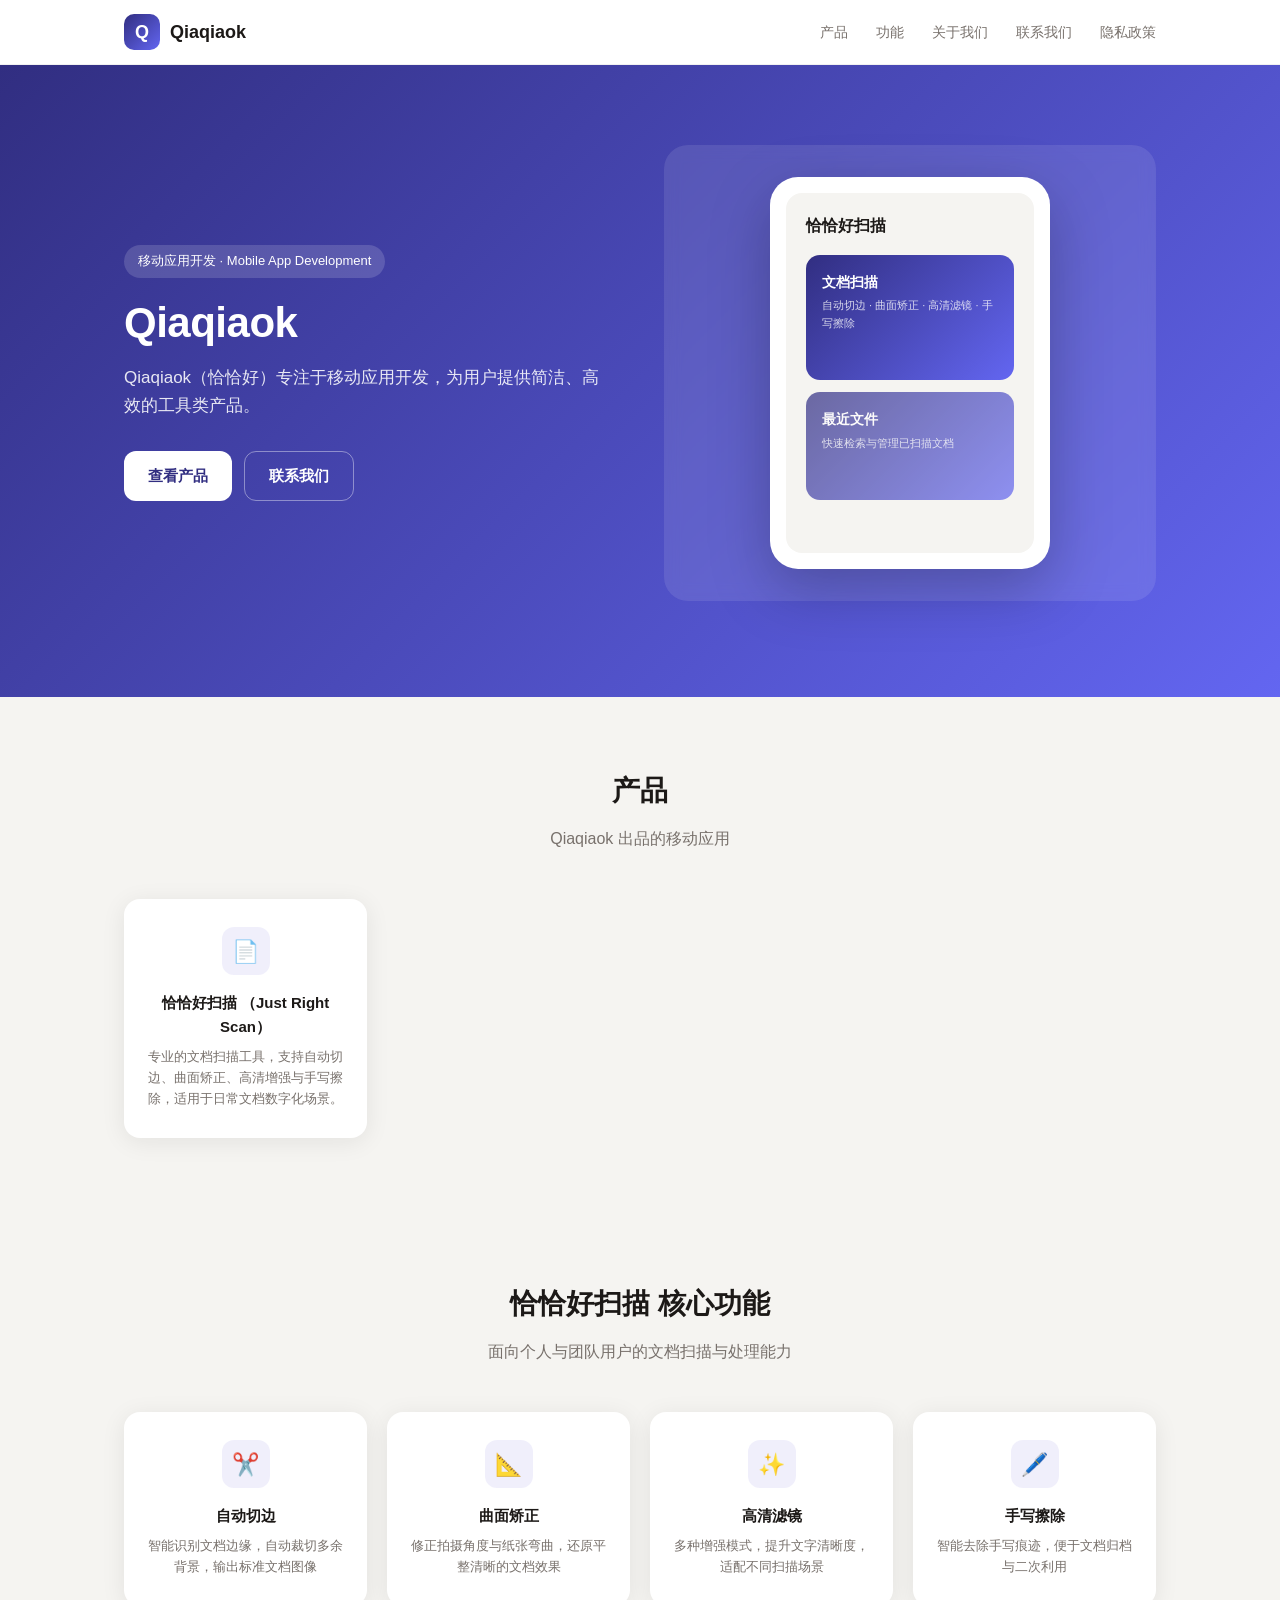
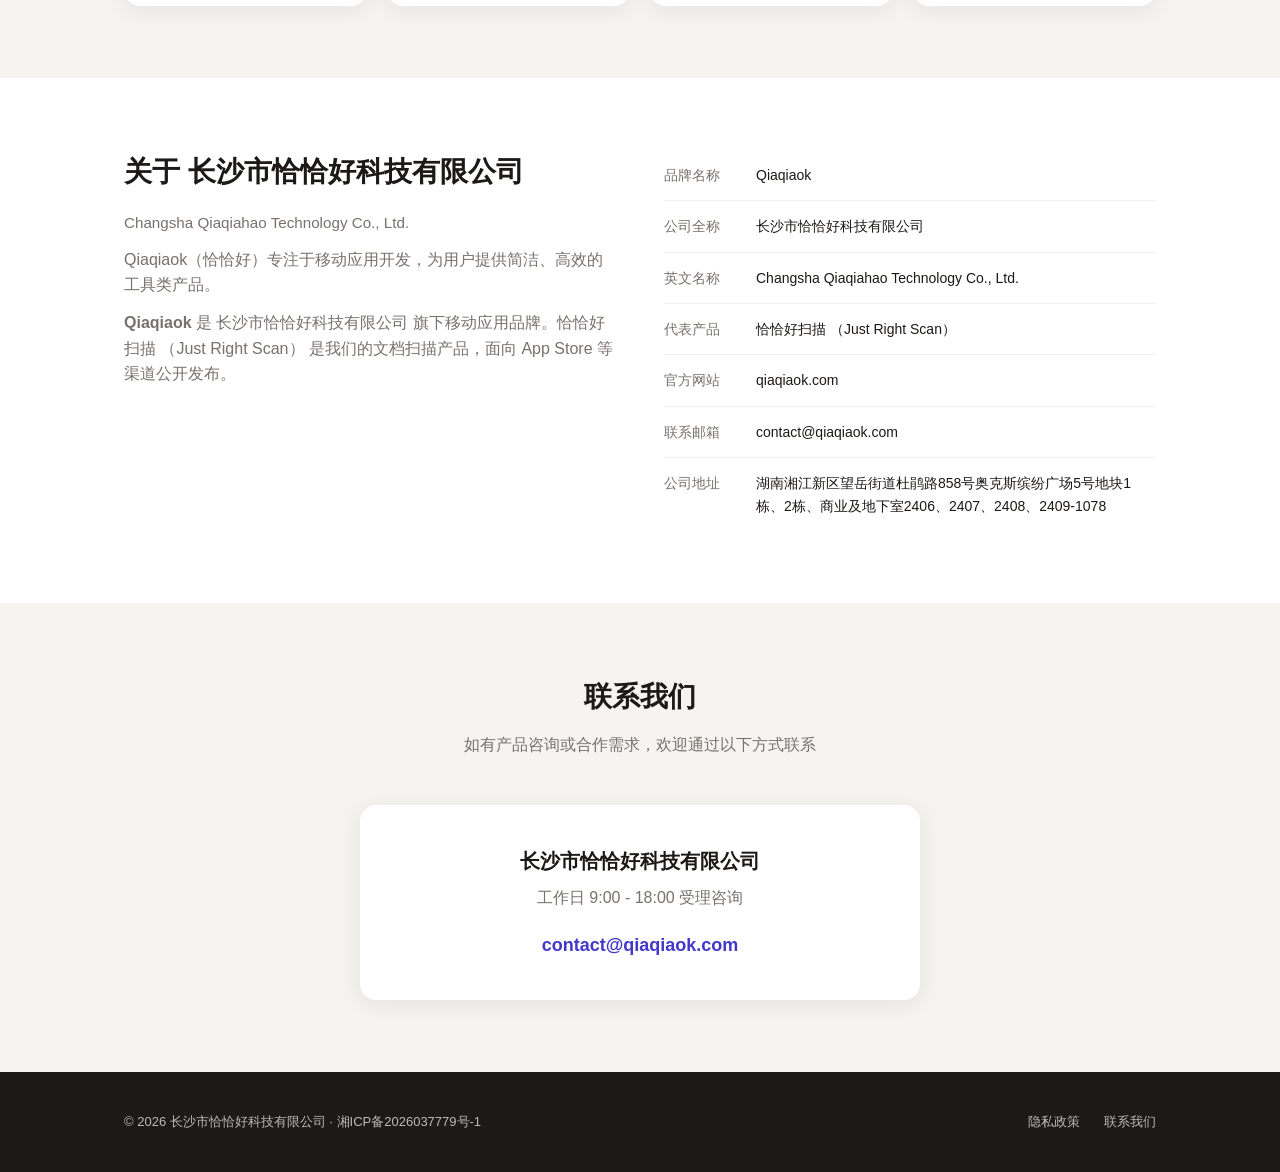
<file: index.html>
<!DOCTYPE html>
<html lang="zh-CN">
<head>
  <meta charset="UTF-8">
  <meta name="viewport" content="width=device-width, initial-scale=1.0">
  <meta name="description" content="Qiaqiaok - 长沙市恰恰好科技有限公司 旗下移动应用品牌，出品 恰恰好扫描 等工具类应用。">
  <title>Qiaqiaok - 长沙市恰恰好科技有限公司</title>
  <link rel="stylesheet" href="css/style.css">
</head>
<body>
  <header class="site-header">
    <div class="container">
      <a href="index.html" class="logo">
        <span class="logo-icon">Q</span>
        <span>Qiaqiaok</span>
      </a>
      <nav>
        <ul class="nav-links">
          <li><a href="#products">产品</a></li>
          <li><a href="#features">功能</a></li>
          <li><a href="#about">关于我们</a></li>
          <li><a href="#contact">联系我们</a></li>
          <li><a href="privacy.html">隐私政策</a></li>
        </ul>
      </nav>
    </div>
  </header>

  <section class="hero">
    <div class="container">
      <div>
        <span class="hero-badge">移动应用开发 · Mobile App Development</span>
        <h1>Qiaqiaok</h1>
        <p>Qiaqiaok（恰恰好）专注于移动应用开发，为用户提供简洁、高效的工具类产品。</p>
        <div class="hero-actions">
          <a href="#products" class="btn btn-primary">查看产品</a>
          <a href="#contact" class="btn btn-outline">联系我们</a>
        </div>
      </div>
      <div class="hero-visual">
        <div class="phone-mock">
          <div class="phone-screen">
            <div class="app-title">恰恰好扫描</div>
            <div class="feature-card">
              <h3>文档扫描</h3>
              <p>自动切边 · 曲面矫正 · 高清滤镜 · 手写擦除</p>
            </div>
            <div class="feature-card" style="opacity:0.7">
              <h3>最近文件</h3>
              <p>快速检索与管理已扫描文档</p>
            </div>
          </div>
        </div>
      </div>
    </div>
  </section>

  <section id="products">
    <div class="container">
      <h2 class="section-title">产品</h2>
      <p class="section-subtitle">Qiaqiaok 出品的移动应用</p>
      <div class="features-grid">
        <div class="feature-item">
          <div class="feature-icon">📄</div>
          <h3>恰恰好扫描 （Just Right Scan）</h3>
          <p>专业的文档扫描工具，支持自动切边、曲面矫正、高清增强与手写擦除，适用于日常文档数字化场景。</p>
        </div>
      </div>
    </div>
  </section>

  <section id="features">
    <div class="container">
      <h2 class="section-title">恰恰好扫描 核心功能</h2>
      <p class="section-subtitle">面向个人与团队用户的文档扫描与处理能力</p>
      <div class="features-grid">
        <div class="feature-item">
          <div class="feature-icon">✂️</div>
          <h3>自动切边</h3>
          <p>智能识别文档边缘，自动裁切多余背景，输出标准文档图像</p>
        </div>
        <div class="feature-item">
          <div class="feature-icon">📐</div>
          <h3>曲面矫正</h3>
          <p>修正拍摄角度与纸张弯曲，还原平整清晰的文档效果</p>
        </div>
        <div class="feature-item">
          <div class="feature-icon">✨</div>
          <h3>高清滤镜</h3>
          <p>多种增强模式，提升文字清晰度，适配不同扫描场景</p>
        </div>
        <div class="feature-item">
          <div class="feature-icon">🖊️</div>
          <h3>手写擦除</h3>
          <p>智能去除手写痕迹，便于文档归档与二次利用</p>
        </div>
      </div>
    </div>
  </section>

  <section id="about" class="about-section">
    <div class="container about-grid">
      <div>
        <h2>关于 长沙市恰恰好科技有限公司</h2>
        <p class="company-en">Changsha Qiaqiahao Technology Co., Ltd.</p>
        <p>Qiaqiaok（恰恰好）专注于移动应用开发，为用户提供简洁、高效的工具类产品。</p>
        <p><strong>Qiaqiaok</strong> 是 长沙市恰恰好科技有限公司 旗下移动应用品牌。恰恰好扫描 （Just Right Scan） 是我们的文档扫描产品，面向 App Store 等渠道公开发布。</p>
      </div>
      <div>
        <ul class="info-list">
          <li><span class="label">品牌名称</span><span>Qiaqiaok</span></li>
          <li><span class="label">公司全称</span><span>长沙市恰恰好科技有限公司</span></li>
          <li><span class="label">英文名称</span><span>Changsha Qiaqiahao Technology Co., Ltd.</span></li>
          <li><span class="label">代表产品</span><span>恰恰好扫描 （Just Right Scan）</span></li>
          <li><span class="label">官方网站</span><span>qiaqiaok.com</span></li>
          <li><span class="label">联系邮箱</span><span>contact@qiaqiaok.com</span></li>
          
          <li><span class="label">公司地址</span><span>湖南湘江新区望岳街道杜鹃路858号奥克斯缤纷广场5号地块1栋、2栋、商业及地下室2406、2407、2408、2409-1078</span></li>
        </ul>
      </div>
    </div>
  </section>

  <section id="contact">
    <div class="container">
      <h2 class="section-title">联系我们</h2>
      <p class="section-subtitle">如有产品咨询或合作需求，欢迎通过以下方式联系</p>
      <div class="contact-card">
        <h3>长沙市恰恰好科技有限公司</h3>
        <p>工作日 9:00 - 18:00 受理咨询</p>
        <a class="contact-email" href="mailto:contact@qiaqiaok.com">contact@qiaqiaok.com</a>
      </div>
    </div>
  </section>

  <footer class="site-footer">
    <div class="container footer-inner">
      <span>© 2026 长沙市恰恰好科技有限公司 · 湘ICP备2026037779号-1</span>
      <ul class="footer-links">
        <li><a href="privacy.html">隐私政策</a></li>
        <li><a href="#contact">联系我们</a></li>
      </ul>
    </div>
  </footer>
</body>
</html>
</file>
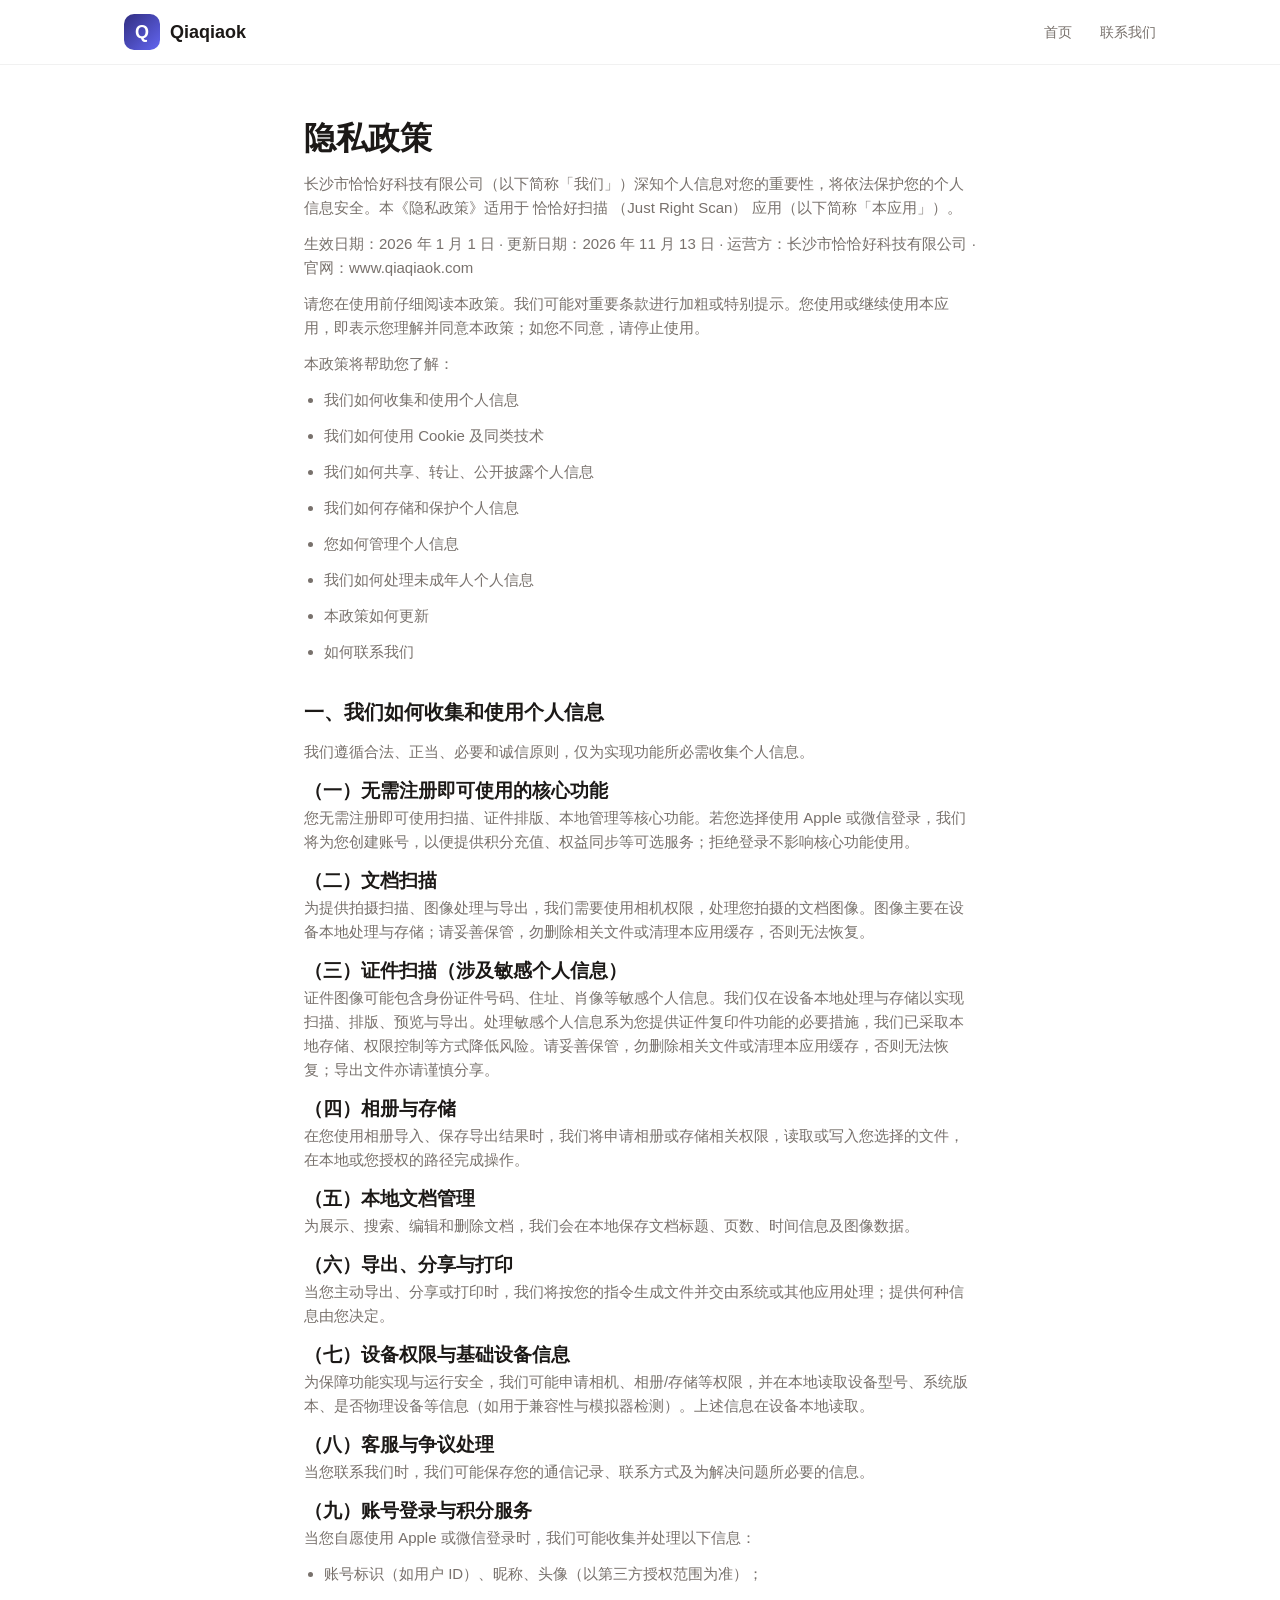
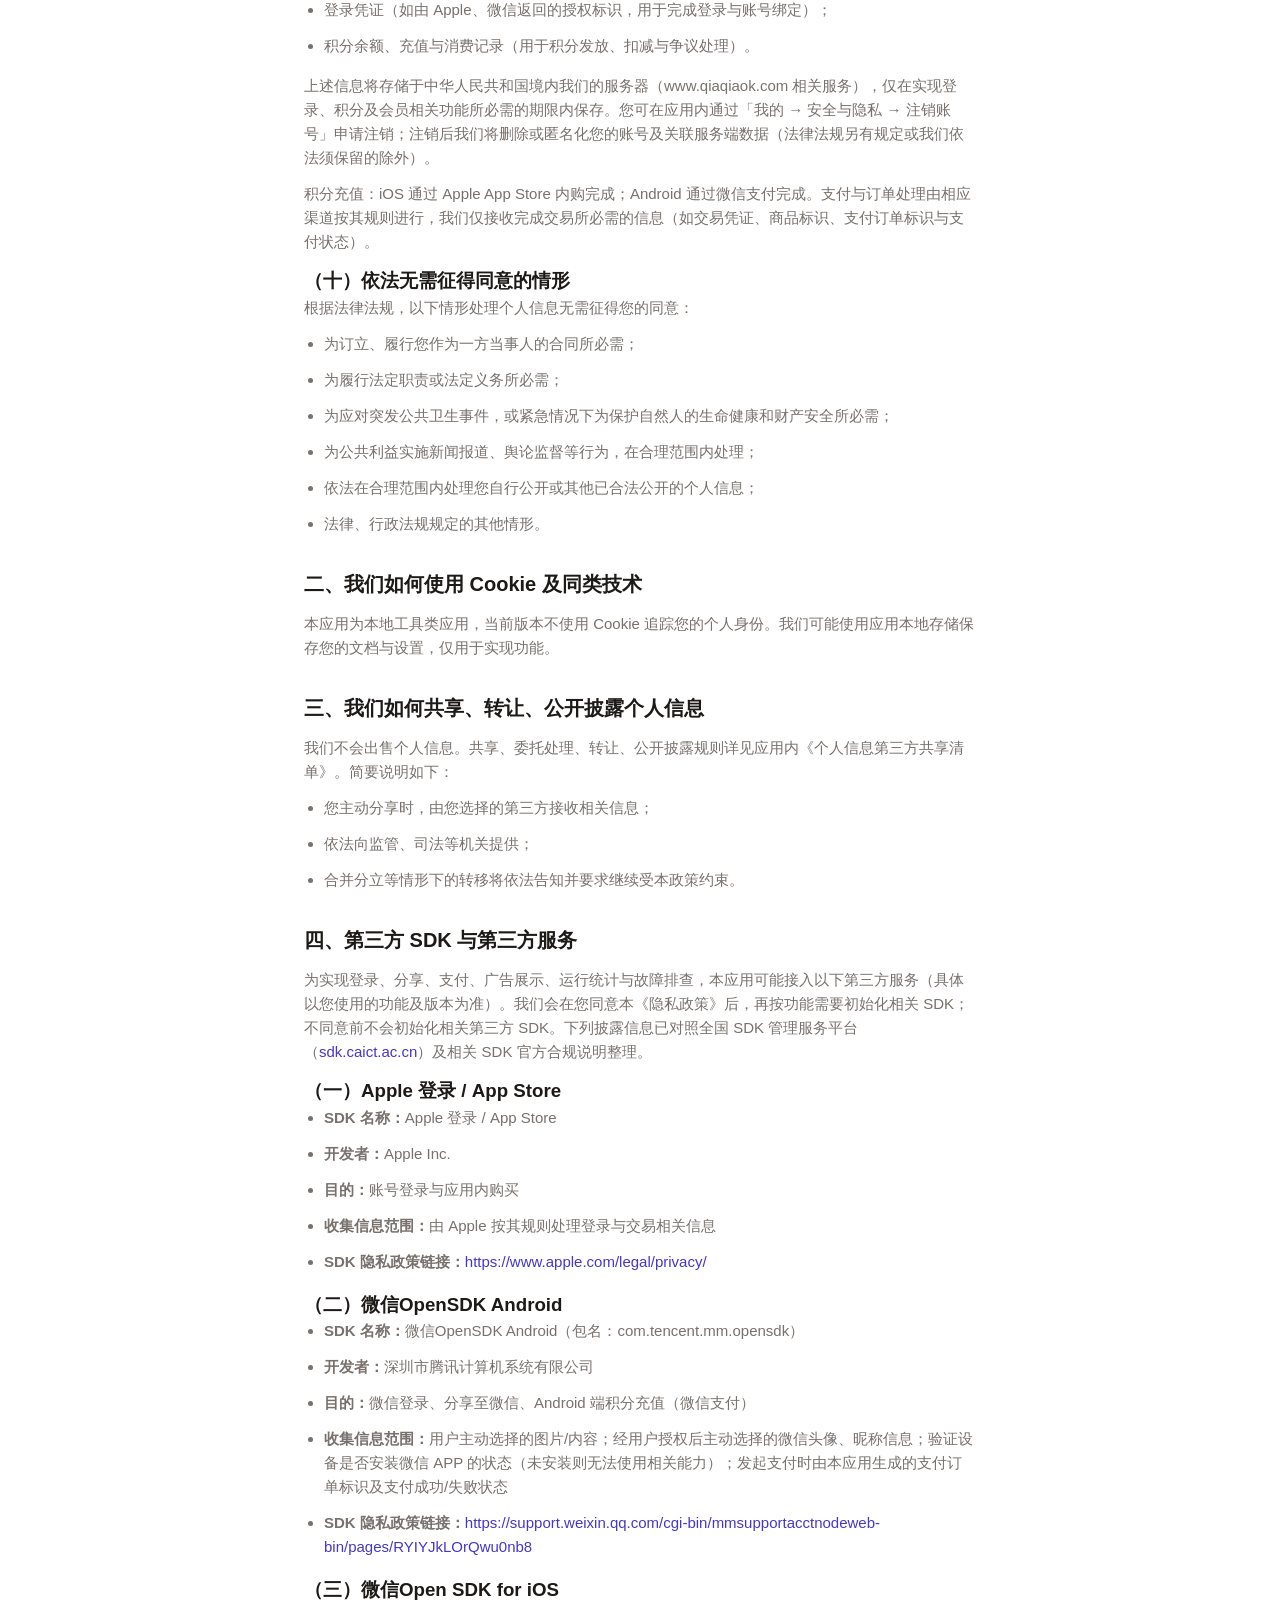
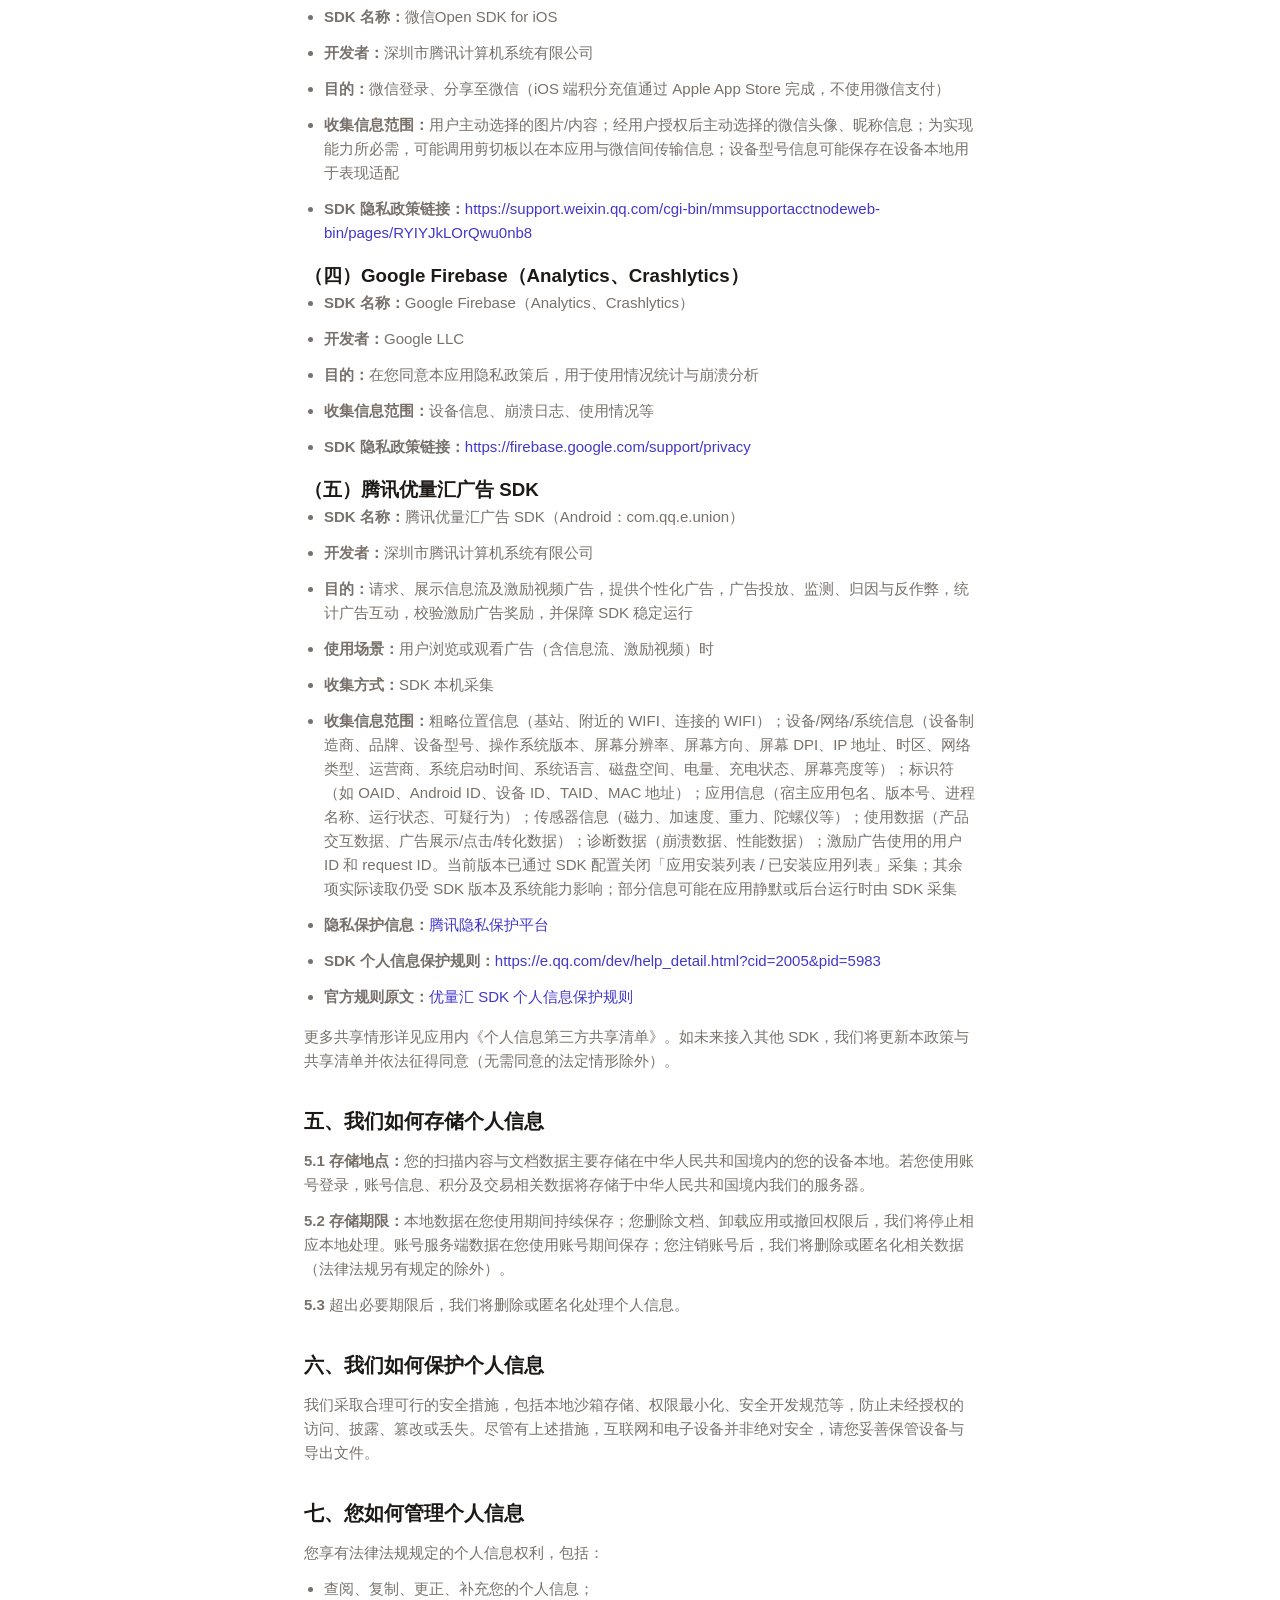
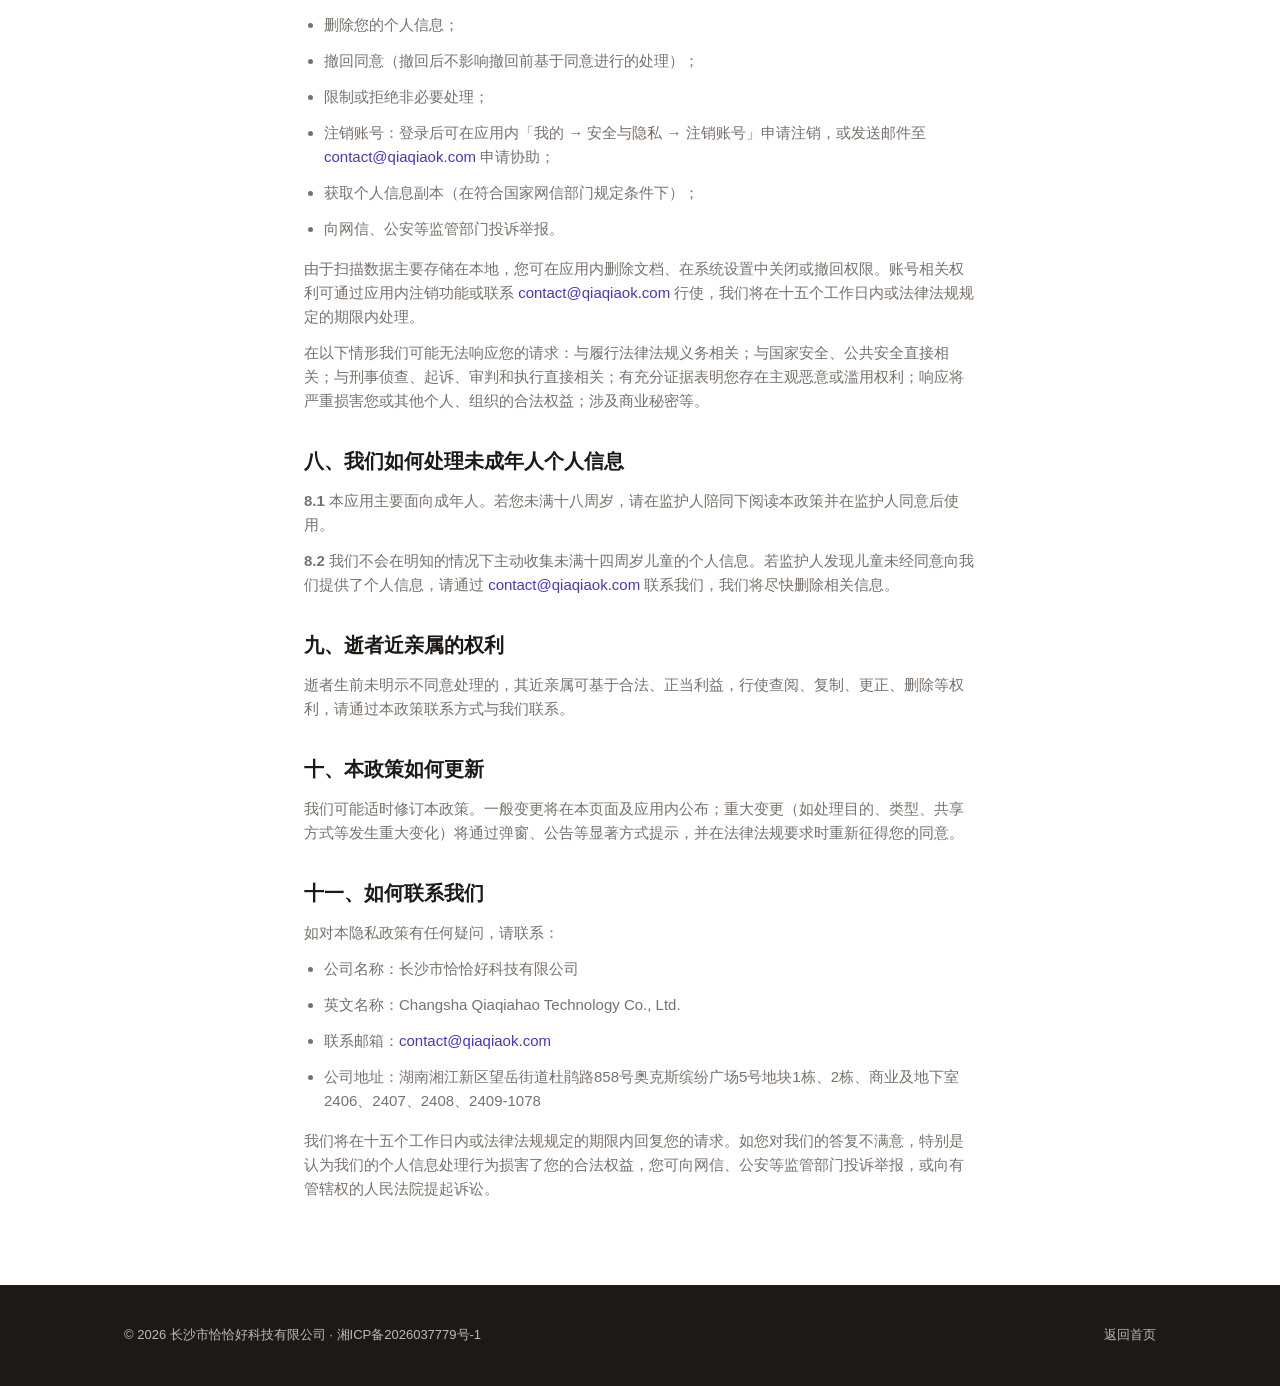
<file: privacy.html>
<!DOCTYPE html>
<html lang="zh-CN">
<head>
  <meta charset="UTF-8">
  <meta name="viewport" content="width=device-width, initial-scale=1.0">
  <meta name="description" content="恰恰好扫描 隐私政策 - 长沙市恰恰好科技有限公司">
  <title>隐私政策 - 恰恰好扫描</title>
  <link rel="stylesheet" href="css/style.css">
</head>
<body>
  <header class="site-header">
    <div class="container">
      <a href="index.html" class="logo">
        <span class="logo-icon">Q</span>
        <span>Qiaqiaok</span>
      </a>
      <nav>
        <ul class="nav-links">
          <li><a href="index.html">首页</a></li>
          <li><a href="index.html#contact">联系我们</a></li>
        </ul>
      </nav>
    </div>
  </header>

  <main class="legal-page">
    <div class="container" style="max-width:720px">
      <h1>隐私政策</h1>
      <p>长沙市恰恰好科技有限公司（以下简称「我们」）深知个人信息对您的重要性，将依法保护您的个人信息安全。本《隐私政策》适用于 恰恰好扫描 （Just Right Scan） 应用（以下简称「本应用」）。</p>

      <p class="legal-meta">生效日期：2026 年 1 月 1 日 · 更新日期：2026 年 11 月 13 日 · 运营方：长沙市恰恰好科技有限公司 · 官网：www.qiaqiaok.com</p>

      <p>请您在使用前仔细阅读本政策。我们可能对重要条款进行加粗或特别提示。您使用或继续使用本应用，即表示您理解并同意本政策；如您不同意，请停止使用。</p>

      <p>本政策将帮助您了解：</p>
      <ul>
        <li>我们如何收集和使用个人信息</li>
        <li>我们如何使用 Cookie 及同类技术</li>
        <li>我们如何共享、转让、公开披露个人信息</li>
        <li>我们如何存储和保护个人信息</li>
        <li>您如何管理个人信息</li>
        <li>我们如何处理未成年人个人信息</li>
        <li>本政策如何更新</li>
        <li>如何联系我们</li>
      </ul>

      <h2>一、我们如何收集和使用个人信息</h2>
      <p>我们遵循合法、正当、必要和诚信原则，仅为实现功能所必需收集个人信息。</p>

      <h3>（一）无需注册即可使用的核心功能</h3>
      <p>您无需注册即可使用扫描、证件排版、本地管理等核心功能。若您选择使用 Apple 或微信登录，我们将为您创建账号，以便提供积分充值、权益同步等可选服务；拒绝登录不影响核心功能使用。</p>

      <h3>（二）文档扫描</h3>
      <p>为提供拍摄扫描、图像处理与导出，我们需要使用相机权限，处理您拍摄的文档图像。图像主要在设备本地处理与存储；请妥善保管，勿删除相关文件或清理本应用缓存，否则无法恢复。</p>

      <h3>（三）证件扫描（涉及敏感个人信息）</h3>
      <p>证件图像可能包含身份证件号码、住址、肖像等敏感个人信息。我们仅在设备本地处理与存储以实现扫描、排版、预览与导出。处理敏感个人信息系为您提供证件复印件功能的必要措施，我们已采取本地存储、权限控制等方式降低风险。请妥善保管，勿删除相关文件或清理本应用缓存，否则无法恢复；导出文件亦请谨慎分享。</p>

      <h3>（四）相册与存储</h3>
      <p>在您使用相册导入、保存导出结果时，我们将申请相册或存储相关权限，读取或写入您选择的文件，在本地或您授权的路径完成操作。</p>

      <h3>（五）本地文档管理</h3>
      <p>为展示、搜索、编辑和删除文档，我们会在本地保存文档标题、页数、时间信息及图像数据。</p>

      <h3>（六）导出、分享与打印</h3>
      <p>当您主动导出、分享或打印时，我们将按您的指令生成文件并交由系统或其他应用处理；提供何种信息由您决定。</p>

      <h3>（七）设备权限与基础设备信息</h3>
      <p>为保障功能实现与运行安全，我们可能申请相机、相册/存储等权限，并在本地读取设备型号、系统版本、是否物理设备等信息（如用于兼容性与模拟器检测）。上述信息在设备本地读取。</p>

      <h3>（八）客服与争议处理</h3>
      <p>当您联系我们时，我们可能保存您的通信记录、联系方式及为解决问题所必要的信息。</p>

      <h3>（九）账号登录与积分服务</h3>
      <p>当您自愿使用 Apple 或微信登录时，我们可能收集并处理以下信息：</p>
      <ul>
        <li>账号标识（如用户 ID）、昵称、头像（以第三方授权范围为准）；</li>
        <li>登录凭证（如由 Apple、微信返回的授权标识，用于完成登录与账号绑定）；</li>
        <li>积分余额、充值与消费记录（用于积分发放、扣减与争议处理）。</li>
      </ul>
      <p>上述信息将存储于中华人民共和国境内我们的服务器（www.qiaqiaok.com 相关服务），仅在实现登录、积分及会员相关功能所必需的期限内保存。您可在应用内通过「我的 → 安全与隐私 → 注销账号」申请注销；注销后我们将删除或匿名化您的账号及关联服务端数据（法律法规另有规定或我们依法须保留的除外）。</p>
      <p>积分充值：iOS 通过 Apple App Store 内购完成；Android 通过微信支付完成。支付与订单处理由相应渠道按其规则进行，我们仅接收完成交易所必需的信息（如交易凭证、商品标识、支付订单标识与支付状态）。</p>

      <h3>（十）依法无需征得同意的情形</h3>
      <p>根据法律法规，以下情形处理个人信息无需征得您的同意：</p>
      <ul>
        <li>为订立、履行您作为一方当事人的合同所必需；</li>
        <li>为履行法定职责或法定义务所必需；</li>
        <li>为应对突发公共卫生事件，或紧急情况下为保护自然人的生命健康和财产安全所必需；</li>
        <li>为公共利益实施新闻报道、舆论监督等行为，在合理范围内处理；</li>
        <li>依法在合理范围内处理您自行公开或其他已合法公开的个人信息；</li>
        <li>法律、行政法规规定的其他情形。</li>
      </ul>

      <h2>二、我们如何使用 Cookie 及同类技术</h2>
      <p>本应用为本地工具类应用，当前版本不使用 Cookie 追踪您的个人身份。我们可能使用应用本地存储保存您的文档与设置，仅用于实现功能。</p>

      <h2>三、我们如何共享、转让、公开披露个人信息</h2>
      <p>我们不会出售个人信息。共享、委托处理、转让、公开披露规则详见应用内《个人信息第三方共享清单》。简要说明如下：</p>
      <ul>
        <li>您主动分享时，由您选择的第三方接收相关信息；</li>
        <li>依法向监管、司法等机关提供；</li>
        <li>合并分立等情形下的转移将依法告知并要求继续受本政策约束。</li>
      </ul>

      <h2>四、第三方 SDK 与第三方服务</h2>
      <p>为实现登录、分享、支付、广告展示、运行统计与故障排查，本应用可能接入以下第三方服务（具体以您使用的功能及版本为准）。我们会在您同意本《隐私政策》后，再按功能需要初始化相关 SDK；不同意前不会初始化相关第三方 SDK。下列披露信息已对照全国 SDK 管理服务平台（<a href="https://sdk.caict.ac.cn/official/#/home" target="_blank" rel="noopener">sdk.caict.ac.cn</a>）及相关 SDK 官方合规说明整理。</p>

      <h3>（一）Apple 登录 / App Store</h3>
      <ul>
        <li><strong>SDK 名称：</strong>Apple 登录 / App Store</li>
        <li><strong>开发者：</strong>Apple Inc.</li>
        <li><strong>目的：</strong>账号登录与应用内购买</li>
        <li><strong>收集信息范围：</strong>由 Apple 按其规则处理登录与交易相关信息</li>
        <li><strong>SDK 隐私政策链接：</strong><a href="https://www.apple.com/legal/privacy/" target="_blank" rel="noopener">https://www.apple.com/legal/privacy/</a></li>
      </ul>

      <h3>（二）微信OpenSDK Android</h3>
      <ul>
        <li><strong>SDK 名称：</strong>微信OpenSDK Android（包名：com.tencent.mm.opensdk）</li>
        <li><strong>开发者：</strong>深圳市腾讯计算机系统有限公司</li>
        <li><strong>目的：</strong>微信登录、分享至微信、Android 端积分充值（微信支付）</li>
        <li><strong>收集信息范围：</strong>用户主动选择的图片/内容；经用户授权后主动选择的微信头像、昵称信息；验证设备是否安装微信 APP 的状态（未安装则无法使用相关能力）；发起支付时由本应用生成的支付订单标识及支付成功/失败状态</li>
        <li><strong>SDK 隐私政策链接：</strong><a href="https://support.weixin.qq.com/cgi-bin/mmsupportacctnodeweb-bin/pages/RYIYJkLOrQwu0nb8" target="_blank" rel="noopener">https://support.weixin.qq.com/cgi-bin/mmsupportacctnodeweb-bin/pages/RYIYJkLOrQwu0nb8</a></li>
      </ul>

      <h3>（三）微信Open SDK for iOS</h3>
      <ul>
        <li><strong>SDK 名称：</strong>微信Open SDK for iOS</li>
        <li><strong>开发者：</strong>深圳市腾讯计算机系统有限公司</li>
        <li><strong>目的：</strong>微信登录、分享至微信（iOS 端积分充值通过 Apple App Store 完成，不使用微信支付）</li>
        <li><strong>收集信息范围：</strong>用户主动选择的图片/内容；经用户授权后主动选择的微信头像、昵称信息；为实现能力所必需，可能调用剪切板以在本应用与微信间传输信息；设备型号信息可能保存在设备本地用于表现适配</li>
        <li><strong>SDK 隐私政策链接：</strong><a href="https://support.weixin.qq.com/cgi-bin/mmsupportacctnodeweb-bin/pages/RYIYJkLOrQwu0nb8" target="_blank" rel="noopener">https://support.weixin.qq.com/cgi-bin/mmsupportacctnodeweb-bin/pages/RYIYJkLOrQwu0nb8</a></li>
      </ul>

      <h3>（四）Google Firebase（Analytics、Crashlytics）</h3>
      <ul>
        <li><strong>SDK 名称：</strong>Google Firebase（Analytics、Crashlytics）</li>
        <li><strong>开发者：</strong>Google LLC</li>
        <li><strong>目的：</strong>在您同意本应用隐私政策后，用于使用情况统计与崩溃分析</li>
        <li><strong>收集信息范围：</strong>设备信息、崩溃日志、使用情况等</li>
        <li><strong>SDK 隐私政策链接：</strong><a href="https://firebase.google.com/support/privacy" target="_blank" rel="noopener">https://firebase.google.com/support/privacy</a></li>
      </ul>

      <h3>（五）腾讯优量汇广告 SDK</h3>
      <ul>
        <li><strong>SDK 名称：</strong>腾讯优量汇广告 SDK（Android：com.qq.e.union）</li>
        <li><strong>开发者：</strong>深圳市腾讯计算机系统有限公司</li>
        <li><strong>目的：</strong>请求、展示信息流及激励视频广告，提供个性化广告，广告投放、监测、归因与反作弊，统计广告互动，校验激励广告奖励，并保障 SDK 稳定运行</li>
        <li><strong>使用场景：</strong>用户浏览或观看广告（含信息流、激励视频）时</li>
        <li><strong>收集方式：</strong>SDK 本机采集</li>
        <li><strong>收集信息范围：</strong>粗略位置信息（基站、附近的 WIFI、连接的 WIFI）；设备/网络/系统信息（设备制造商、品牌、设备型号、操作系统版本、屏幕分辨率、屏幕方向、屏幕 DPI、IP 地址、时区、网络类型、运营商、系统启动时间、系统语言、磁盘空间、电量、充电状态、屏幕亮度等）；标识符（如 OAID、Android ID、设备 ID、TAID、MAC 地址）；应用信息（宿主应用包名、版本号、进程名称、运行状态、可疑行为）；传感器信息（磁力、加速度、重力、陀螺仪等）；使用数据（产品交互数据、广告展示/点击/转化数据）；诊断数据（崩溃数据、性能数据）；激励广告使用的用户 ID 和 request ID。当前版本已通过 SDK 配置关闭「应用安装列表 / 已安装应用列表」采集；其余项实际读取仍受 SDK 版本及系统能力影响；部分信息可能在应用静默或后台运行时由 SDK 采集</li>
        <li><strong>隐私保护信息：</strong><a href="https://privacy.qq.com/" target="_blank" rel="noopener">腾讯隐私保护平台</a></li>
        <li><strong>SDK 个人信息保护规则：</strong><a href="https://e.qq.com/dev/help_detail.html?cid=2005&pid=5983" target="_blank" rel="noopener">https://e.qq.com/dev/help_detail.html?cid=2005&amp;pid=5983</a></li>
        <li><strong>官方规则原文：</strong><a href="https://qzs.gdtimg.com/union/res/union_cdn/page/dev_rules/ylh_sdk_privacy_statement.html" target="_blank" rel="noopener">优量汇 SDK 个人信息保护规则</a></li>
      </ul>

      <p>更多共享情形详见应用内《个人信息第三方共享清单》。如未来接入其他 SDK，我们将更新本政策与共享清单并依法征得同意（无需同意的法定情形除外）。</p>

      <h2>五、我们如何存储个人信息</h2>
      <p><strong>5.1 存储地点：</strong>您的扫描内容与文档数据主要存储在中华人民共和国境内的您的设备本地。若您使用账号登录，账号信息、积分及交易相关数据将存储于中华人民共和国境内我们的服务器。</p>
      <p><strong>5.2 存储期限：</strong>本地数据在您使用期间持续保存；您删除文档、卸载应用或撤回权限后，我们将停止相应本地处理。账号服务端数据在您使用账号期间保存；您注销账号后，我们将删除或匿名化相关数据（法律法规另有规定的除外）。</p>
      <p><strong>5.3</strong> 超出必要期限后，我们将删除或匿名化处理个人信息。</p>

      <h2>六、我们如何保护个人信息</h2>
      <p>我们采取合理可行的安全措施，包括本地沙箱存储、权限最小化、安全开发规范等，防止未经授权的访问、披露、篡改或丢失。尽管有上述措施，互联网和电子设备并非绝对安全，请您妥善保管设备与导出文件。</p>

      <h2>七、您如何管理个人信息</h2>
      <p>您享有法律法规规定的个人信息权利，包括：</p>
      <ul>
        <li>查阅、复制、更正、补充您的个人信息；</li>
        <li>删除您的个人信息；</li>
        <li>撤回同意（撤回后不影响撤回前基于同意进行的处理）；</li>
        <li>限制或拒绝非必要处理；</li>
        <li>注销账号：登录后可在应用内「我的 → 安全与隐私 → 注销账号」申请注销，或发送邮件至 <a href="mailto:contact@qiaqiaok.com">contact@qiaqiaok.com</a> 申请协助；</li>
        <li>获取个人信息副本（在符合国家网信部门规定条件下）；</li>
        <li>向网信、公安等监管部门投诉举报。</li>
      </ul>
      <p>由于扫描数据主要存储在本地，您可在应用内删除文档、在系统设置中关闭或撤回权限。账号相关权利可通过应用内注销功能或联系 <a href="mailto:contact@qiaqiaok.com">contact@qiaqiaok.com</a> 行使，我们将在十五个工作日内或法律法规规定的期限内处理。</p>
      <p>在以下情形我们可能无法响应您的请求：与履行法律法规义务相关；与国家安全、公共安全直接相关；与刑事侦查、起诉、审判和执行直接相关；有充分证据表明您存在主观恶意或滥用权利；响应将严重损害您或其他个人、组织的合法权益；涉及商业秘密等。</p>

      <h2>八、我们如何处理未成年人个人信息</h2>
      <p><strong>8.1</strong> 本应用主要面向成年人。若您未满十八周岁，请在监护人陪同下阅读本政策并在监护人同意后使用。</p>
      <p><strong>8.2</strong> 我们不会在明知的情况下主动收集未满十四周岁儿童的个人信息。若监护人发现儿童未经同意向我们提供了个人信息，请通过 <a href="mailto:contact@qiaqiaok.com">contact@qiaqiaok.com</a> 联系我们，我们将尽快删除相关信息。</p>

      <h2>九、逝者近亲属的权利</h2>
      <p>逝者生前未明示不同意处理的，其近亲属可基于合法、正当利益，行使查阅、复制、更正、删除等权利，请通过本政策联系方式与我们联系。</p>

      <h2>十、本政策如何更新</h2>
      <p>我们可能适时修订本政策。一般变更将在本页面及应用内公布；重大变更（如处理目的、类型、共享方式等发生重大变化）将通过弹窗、公告等显著方式提示，并在法律法规要求时重新征得您的同意。</p>

      <h2>十一、如何联系我们</h2>
      <p>如对本隐私政策有任何疑问，请联系：</p>
      <ul>
        <li>公司名称：长沙市恰恰好科技有限公司</li>
        <li>英文名称：Changsha Qiaqiahao Technology Co., Ltd.</li>
        <li>联系邮箱：<a href="mailto:contact@qiaqiaok.com">contact@qiaqiaok.com</a></li>
        <li>公司地址：湖南湘江新区望岳街道杜鹃路858号奥克斯缤纷广场5号地块1栋、2栋、商业及地下室2406、2407、2408、2409-1078</li>
      </ul>
      <p>我们将在十五个工作日内或法律法规规定的期限内回复您的请求。如您对我们的答复不满意，特别是认为我们的个人信息处理行为损害了您的合法权益，您可向网信、公安等监管部门投诉举报，或向有管辖权的人民法院提起诉讼。</p>

    </div>
  </main>

  <footer class="site-footer">
    <div class="container footer-inner">
      <span>© 2026 长沙市恰恰好科技有限公司 · 湘ICP备2026037779号-1</span>
      <ul class="footer-links">
        <li><a href="index.html">返回首页</a></li>
      </ul>
    </div>
  </footer>
</body>
</html>
</file>
<file: css/style.css>
:root {
  --primary: #4338ca;
  --primary-dark: #312e81;
  --primary-light: #6366f1;
  --accent: #e07a5f;
  --surface: #f5f4f1;
  --text: #1c1917;
  --text-secondary: #78716c;
  --white: #ffffff;
  --radius: 16px;
  --shadow: 0 4px 24px rgba(28, 25, 23, 0.08);
}

*,
*::before,
*::after {
  box-sizing: border-box;
  margin: 0;
  padding: 0;
}

html {
  scroll-behavior: smooth;
}

body {
  font-family: -apple-system, BlinkMacSystemFont, "Segoe UI", "PingFang SC",
    "Hiragino Sans GB", "Microsoft YaHei", sans-serif;
  color: var(--text);
  background: var(--surface);
  line-height: 1.6;
  -webkit-font-smoothing: antialiased;
}

a {
  color: var(--primary);
  text-decoration: none;
}

a:hover {
  text-decoration: underline;
}

.container {
  max-width: 1080px;
  margin: 0 auto;
  padding: 0 24px;
}

/* Header */
.site-header {
  background: var(--white);
  border-bottom: 1px solid rgba(28, 25, 23, 0.06);
  position: sticky;
  top: 0;
  z-index: 100;
}

.site-header .container {
  display: flex;
  align-items: center;
  justify-content: space-between;
  height: 64px;
}

.logo {
  display: flex;
  align-items: center;
  gap: 10px;
  font-weight: 800;
  font-size: 18px;
  color: var(--text);
  text-decoration: none;
}

.logo:hover {
  text-decoration: none;
}

.logo-icon {
  width: 36px;
  height: 36px;
  background: linear-gradient(135deg, var(--primary-dark), var(--primary-light));
  border-radius: 10px;
  display: flex;
  align-items: center;
  justify-content: center;
  color: var(--white);
  font-size: 18px;
}

.nav-links {
  display: flex;
  gap: 28px;
  list-style: none;
}

.nav-links a {
  color: var(--text-secondary);
  font-size: 14px;
  font-weight: 500;
  text-decoration: none;
}

.nav-links a:hover {
  color: var(--primary);
  text-decoration: none;
}

/* Hero */
.hero {
  background: linear-gradient(135deg, var(--primary-dark), var(--primary-light));
  color: var(--white);
  padding: 80px 0 96px;
}

.hero .container {
  display: grid;
  grid-template-columns: 1fr 1fr;
  gap: 48px;
  align-items: center;
}

.hero-badge {
  display: inline-block;
  background: rgba(255, 255, 255, 0.15);
  padding: 6px 14px;
  border-radius: 20px;
  font-size: 13px;
  margin-bottom: 20px;
}

.hero h1 {
  font-size: 42px;
  font-weight: 800;
  line-height: 1.2;
  letter-spacing: -0.5px;
  margin-bottom: 16px;
}

.hero p {
  font-size: 17px;
  opacity: 0.88;
  margin-bottom: 32px;
  max-width: 480px;
}

.hero-actions {
  display: flex;
  gap: 12px;
  flex-wrap: wrap;
}

.btn {
  display: inline-flex;
  align-items: center;
  gap: 8px;
  padding: 12px 24px;
  border-radius: 12px;
  font-size: 15px;
  font-weight: 600;
  border: none;
  cursor: pointer;
  text-decoration: none;
}

.btn:hover {
  text-decoration: none;
}

.btn-primary {
  background: var(--white);
  color: var(--primary-dark);
}

.btn-outline {
  background: transparent;
  color: var(--white);
  border: 1.5px solid rgba(255, 255, 255, 0.4);
}

.hero-visual {
  background: rgba(255, 255, 255, 0.1);
  border-radius: 24px;
  padding: 32px;
  backdrop-filter: blur(8px);
}

.phone-mock {
  background: var(--white);
  border-radius: 28px;
  padding: 16px;
  box-shadow: 0 20px 60px rgba(0, 0, 0, 0.25);
  max-width: 280px;
  margin: 0 auto;
}

.phone-screen {
  background: var(--surface);
  border-radius: 16px;
  padding: 20px;
  min-height: 360px;
}

.phone-screen .app-title {
  font-size: 16px;
  font-weight: 800;
  color: var(--text);
  margin-bottom: 16px;
}

.feature-card {
  background: linear-gradient(135deg, var(--primary-dark), var(--primary-light));
  border-radius: 14px;
  padding: 16px;
  color: var(--white);
  margin-bottom: 12px;
}

.feature-card h3 {
  font-size: 14px;
  font-weight: 700;
  margin-bottom: 4px;
}

.feature-card p {
  font-size: 11px;
  opacity: 0.8;
}

/* Sections */
section {
  padding: 72px 0;
}

.section-title {
  text-align: center;
  font-size: 28px;
  font-weight: 800;
  margin-bottom: 12px;
}

.section-subtitle {
  text-align: center;
  color: var(--text-secondary);
  font-size: 16px;
  margin-bottom: 48px;
}

.features-grid {
  display: grid;
  grid-template-columns: repeat(4, 1fr);
  gap: 20px;
}

.feature-item {
  background: var(--white);
  border-radius: var(--radius);
  padding: 28px 20px;
  text-align: center;
  box-shadow: var(--shadow);
}

.feature-icon {
  width: 48px;
  height: 48px;
  background: rgba(67, 56, 202, 0.08);
  border-radius: 12px;
  display: flex;
  align-items: center;
  justify-content: center;
  margin: 0 auto 16px;
  font-size: 22px;
}

.feature-item h3 {
  font-size: 15px;
  font-weight: 700;
  margin-bottom: 8px;
}

.feature-item p {
  font-size: 13px;
  color: var(--text-secondary);
}

/* About */
.about-section {
  background: var(--white);
}

.company-en {
  color: var(--text-secondary);
  font-size: 0.95rem;
  margin-bottom: 1rem;
}

.about-grid {
  display: grid;
  grid-template-columns: 1fr 1fr;
  gap: 48px;
  align-items: start;
}

.about-grid h2 {
  font-size: 28px;
  font-weight: 800;
  margin-bottom: 16px;
}

.about-grid p {
  color: var(--text-secondary);
  margin-bottom: 12px;
}

.info-list {
  list-style: none;
}

.info-list li {
  display: flex;
  gap: 12px;
  padding: 14px 0;
  border-bottom: 1px solid rgba(28, 25, 23, 0.06);
  font-size: 14px;
}

.info-list li:last-child {
  border-bottom: none;
}

.info-list .label {
  color: var(--text-secondary);
  min-width: 80px;
  flex-shrink: 0;
}

/* Contact */
.contact-card {
  background: var(--white);
  border-radius: var(--radius);
  padding: 40px;
  box-shadow: var(--shadow);
  text-align: center;
  max-width: 560px;
  margin: 0 auto;
}

.contact-card h3 {
  font-size: 20px;
  font-weight: 700;
  margin-bottom: 8px;
}

.contact-card p {
  color: var(--text-secondary);
  margin-bottom: 20px;
}

.contact-email {
  font-size: 18px;
  font-weight: 600;
  color: var(--primary);
}

/* Footer */
.site-footer {
  background: var(--text);
  color: rgba(255, 255, 255, 0.7);
  padding: 40px 0;
  font-size: 13px;
}

.footer-inner {
  display: flex;
  justify-content: space-between;
  align-items: center;
  flex-wrap: wrap;
  gap: 16px;
}

.footer-links {
  display: flex;
  gap: 24px;
  list-style: none;
}

.footer-links a {
  color: rgba(255, 255, 255, 0.7);
  text-decoration: none;
}

.footer-links a:hover {
  color: var(--white);
}

/* Legal pages */
.legal-page {
  background: var(--white);
  min-height: calc(100vh - 64px - 120px);
  padding: 48px 0 72px;
}

.legal-page h1 {
  font-size: 32px;
  font-weight: 800;
  margin-bottom: 8px;
}

.legal-meta {
  color: var(--text-secondary);
  font-size: 14px;
  margin-bottom: 40px;
}

.legal-page h2 {
  font-size: 20px;
  font-weight: 700;
  margin: 32px 0 12px;
}

.legal-page p,
.legal-page li {
  color: var(--text-secondary);
  font-size: 15px;
  margin-bottom: 12px;
}

.legal-page ul {
  padding-left: 20px;
  margin-bottom: 16px;
}

/* Responsive */
@media (max-width: 768px) {
  .hero .container,
  .about-grid {
    grid-template-columns: 1fr;
  }

  .hero {
    padding: 48px 0 64px;
  }

  .hero h1 {
    font-size: 30px;
  }

  .hero-visual {
    display: none;
  }

  .features-grid {
    grid-template-columns: repeat(2, 1fr);
  }

  .nav-links {
    display: none;
  }
}

@media (max-width: 480px) {
  .features-grid {
    grid-template-columns: 1fr;
  }
}
</file>
